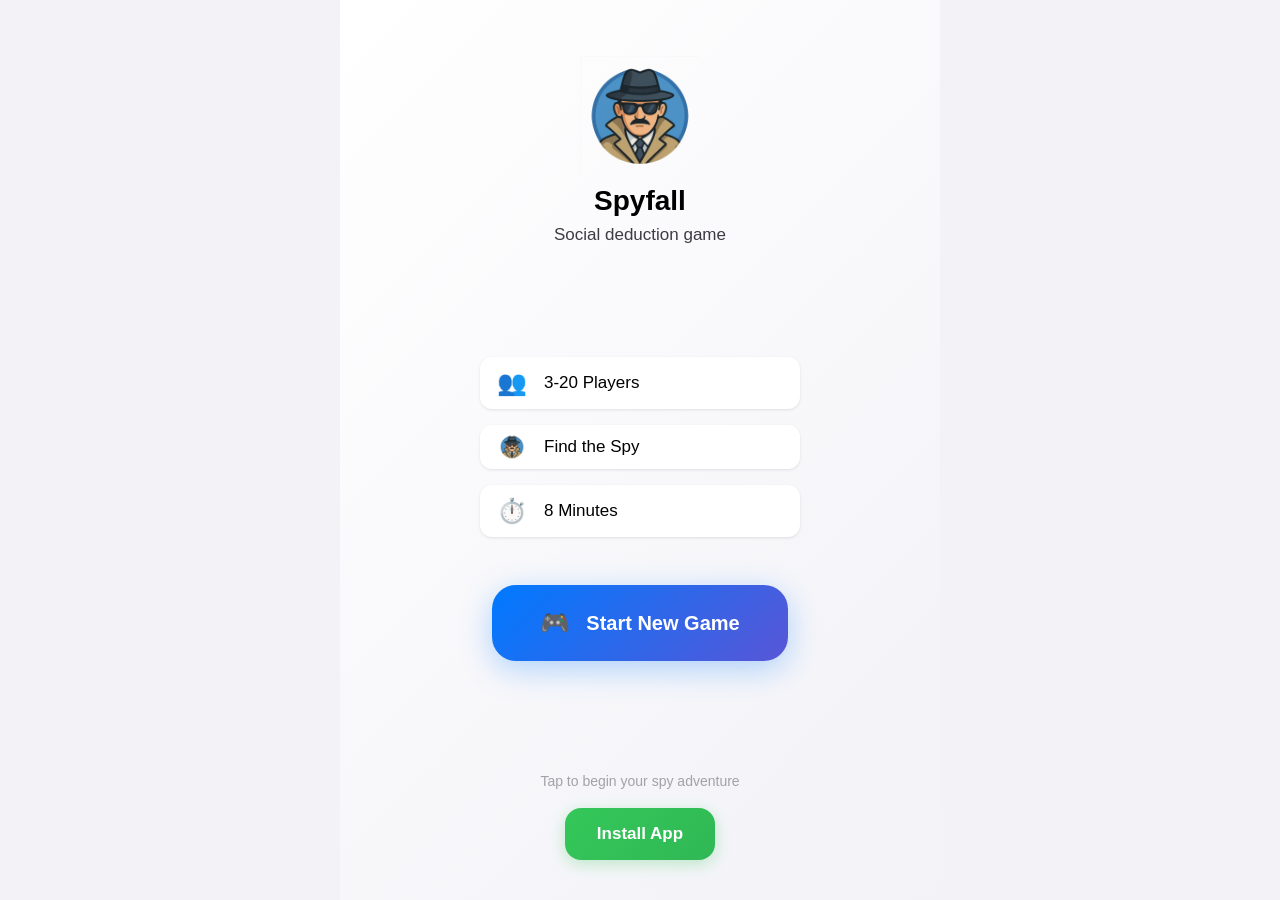
<file: index.html>
<!DOCTYPE html>
<html lang="en">
<head>
    <meta charset="UTF-8">
    <meta name="viewport" content="width=device-width, initial-scale=1.0">
    <title>Spyfall Game – Redirecting…</title>
    <link rel="canonical" href="https://spy-fall.github.io/game/">
    <meta http-equiv="refresh" content="0;url=/game/">
    <meta name="robots" content="noindex">
    <style>
        body { font-family: sans-serif; text-align: center; padding: 2rem; }
        a { color: #2563eb; }
    </style>
</head>
<body>
    <p>Redirecting to <a href="/game/">Spyfall Game</a>&hellip;</p>
    <script>location.replace('/game/');</script>
</body>
</html>
</file>
<file: styles.css>
/* Mobile-First Spyfall App Styles */

/* CSS Reset */
* {
    margin: 0;
    padding: 0;
    box-sizing: border-box;
}

:root {
    /* Mobile-First Colors - iOS/Android inspired */
    --primary-color: #007AFF;
    --primary-hover: #0056CC;
    --secondary-color: #5856D6;
    --success-color: #34C759;
    --warning-color: #FF9500;
    --danger-color: #FF3B30;
    --info-color: #5AC8FA;
    
    /* Text Colors - High contrast for mobile */
    --text-primary: #000000;
    --text-secondary: #3C3C43;
    --text-tertiary: #8E8E93;
    --text-light: #FFFFFF;
    
    /* Background Colors */
    --bg-primary: #FFFFFF;
    --bg-secondary: #F2F2F7;
    --bg-tertiary: #E5E5EA;
    --bg-overlay: rgba(0, 0, 0, 0.6);
    
    /* Border Colors */
    --border-color: #C6C6C8;
    --border-light: #E5E5EA;
    
    /* Mobile Spacing - Touch-friendly */
    --spacing-xs: 4px;
    --spacing-sm: 8px;
    --spacing-md: 16px;
    --spacing-lg: 24px;
    --spacing-xl: 32px;
    --spacing-2xl: 48px;
    
    /* Mobile Typography - Optimized for readability */
    --font-family: -apple-system, BlinkMacSystemFont, 'Segoe UI', Roboto, sans-serif;
    --font-size-xs: 12px;
    --font-size-sm: 14px;
    --font-size-base: 17px;    /* iOS standard body text */
    --font-size-lg: 20px;
    --font-size-xl: 24px;
    --font-size-2xl: 28px;
    --font-size-3xl: 34px;
    
    /* Mobile Border Radius */
    --border-radius: 12px;
    --border-radius-lg: 16px;
    --border-radius-xl: 24px;
    
    /* Mobile Shadows */
    --shadow-sm: 0 1px 3px rgba(0, 0, 0, 0.1);
    --shadow-md: 0 4px 12px rgba(0, 0, 0, 0.15);
    --shadow-lg: 0 8px 32px rgba(0, 0, 0, 0.1);
    
    /* Touch targets */
    --touch-target: 44px;     /* iOS minimum */
    --touch-target-lg: 56px;  /* Material Design */
    
    /* Safe areas */
    --safe-top: env(safe-area-inset-top);
    --safe-bottom: env(safe-area-inset-bottom);
    --safe-left: env(safe-area-inset-left);
    --safe-right: env(safe-area-inset-right);
}

/* Base Styles */
body {
    font-family: var(--font-family);
    font-size: var(--font-size-base);
    line-height: 1.5;
    color: var(--text-primary);
    background-color: var(--bg-secondary);
    overflow-x: hidden;
    -webkit-font-smoothing: antialiased;
    -moz-osx-font-smoothing: grayscale;
}

#app {
    min-height: 100vh;
    position: relative;
}

/* Screen Management */
.screen {
    display: none;
    min-height: 100vh;
    position: relative;
}

.screen.active {
    display: block;
}





/* Mobile Screen Layout */
.mobile-screen {
    min-height: 100vh;
    display: flex;
    flex-direction: column;
    background-color: var(--bg-secondary);
    padding-top: var(--safe-top);
    padding-bottom: var(--safe-bottom);
    padding-left: var(--safe-left);
    padding-right: var(--safe-right);
}

.screen-header {
    flex-shrink: 0;
    padding: var(--spacing-md);
    background-color: var(--bg-primary);
    border-bottom: 1px solid var(--border-light);
    display: flex;
    align-items: center;
    justify-content: space-between;
    min-height: var(--touch-target-lg);
}

.screen-content {
    flex: 1;
    padding: var(--spacing-md);
    overflow-y: auto;
    -webkit-overflow-scrolling: touch;
}

.screen-footer {
    flex-shrink: 0;
    padding: var(--spacing-md);
    background-color: var(--bg-primary);
    border-top: 1px solid var(--border-light);
    display: flex;
    flex-direction: column;
    gap: var(--spacing-sm);
}

/* Make footer invisible but keep button floating */
#setup-screen .screen-footer {
    background: transparent;
    border: none;
    padding: 0;
    height: 0;
    overflow: visible;
}

/* Add bottom padding for floating button space */
#setup-screen .screen-content {
    padding-bottom: 100px;
}

/* Make footer invisible on card reveal screen but keep button floating */
#card-reveal-screen .screen-footer {
    background: transparent;
    border: none;
    padding: 0;
    height: 0;
    overflow: visible;
}

/* Add bottom padding for floating button space */
#card-reveal-screen .screen-content {
    padding-bottom: 80px;
}

/* Screen Header Components */
.back-button {
    background: none;
    border: none;
    padding: var(--spacing-sm);
    border-radius: var(--border-radius);
    min-width: var(--touch-target);
    min-height: var(--touch-target);
    display: flex;
    align-items: center;
    justify-content: center;
    color: var(--primary-color);
    font-size: var(--font-size-xl);
    cursor: pointer;
    transition: background-color 0.2s ease;
}

.back-button:hover,
.back-button:active {
    background-color: var(--bg-secondary);
}

.screen-title {
    font-size: var(--font-size-xl);
    font-weight: 600;
    color: var(--text-primary);
    text-align: center;
    flex: 1;
}

.header-spacer {
    width: var(--touch-target);
}

/* Buttons - Mobile-first design */
.primary-button {
    background: var(--primary-color);
    color: var(--text-light);
    border: none;
    border-radius: var(--border-radius);
    min-height: var(--touch-target-lg);
    padding: 0 var(--spacing-lg);
    font-size: var(--font-size-base);
    font-weight: 600;
    display: flex;
    align-items: center;
    justify-content: space-between;
    cursor: pointer;
    transition: all 0.2s ease;
    box-shadow: var(--shadow-sm);
    width: 100%;
}

.primary-button:hover:not(:disabled) {
    background: var(--primary-hover);
    transform: translateY(-1px);
    box-shadow: var(--shadow-md);
}

.primary-button:active:not(:disabled) {
    transform: translateY(0);
    box-shadow: var(--shadow-sm);
}

.primary-button:disabled {
    background: var(--bg-tertiary);
    color: var(--text-tertiary);
    cursor: not-allowed;
}

/* Floating Action Button for Setup Screen */
#start-playing-btn {
    position: fixed;
    bottom: var(--spacing-lg);
    right: var(--spacing-lg);
    width: auto;
    min-width: 140px;
    max-width: 200px;
    height: 64px;
    border-radius: 32px;
    padding: 0 var(--spacing-lg);
    z-index: 1000;
    box-shadow: 0 8px 24px rgba(0, 122, 255, 0.3), 0 4px 8px rgba(0, 0, 0, 0.1);
    backdrop-filter: blur(10px);
    animation: fabPulse 2s ease-in-out infinite;
}

#start-playing-btn:hover:not(:disabled) {
    background: var(--primary-hover);
    transform: translateY(-2px) scale(1.02);
    box-shadow: 0 12px 32px rgba(0, 122, 255, 0.4), 0 6px 12px rgba(0, 0, 0, 0.15);
    animation: none;
}

#start-playing-btn:active:not(:disabled) {
    transform: translateY(-1px) scale(1.01);
    box-shadow: 0 6px 20px rgba(0, 122, 255, 0.35), 0 3px 8px rgba(0, 0, 0, 0.12);
}

#start-playing-btn:disabled {
    background: var(--bg-tertiary);
    color: var(--text-tertiary);
    box-shadow: 0 4px 12px rgba(0, 0, 0, 0.1);
    animation: none;
    transform: none;
}

#start-playing-btn .button-text {
    font-size: var(--font-size-sm);
    font-weight: 700;
    white-space: nowrap;
    overflow: hidden;
    text-overflow: ellipsis;
}

#start-playing-btn .button-icon {
    font-size: var(--font-size-lg);
    margin-left: var(--spacing-xs);
    flex-shrink: 0;
}

/* Floating Action Button for Card Reveal Screen */
#restart-setup-btn {
    position: fixed;
    bottom: var(--spacing-lg);
    left: var(--spacing-lg);
    width: auto;
    min-width: 120px;
    max-width: 180px;
    height: 56px;
    border-radius: 28px;
    padding: 0 var(--spacing-lg);
    z-index: 1000;
    background: var(--bg-primary);
    border: 2px solid var(--border-color);
    box-shadow: 0 6px 20px rgba(0, 0, 0, 0.15), 0 3px 8px rgba(0, 0, 0, 0.1);
    backdrop-filter: blur(10px);
    animation: fabSecondaryPulse 3s ease-in-out infinite;
}

#restart-setup-btn:hover {
    border-color: var(--primary-color);
    color: var(--primary-color);
    transform: translateY(-2px) scale(1.02);
    box-shadow: 0 10px 28px rgba(0, 122, 255, 0.2), 0 5px 12px rgba(0, 0, 0, 0.15);
    animation: none;
}

#restart-setup-btn:active {
    transform: translateY(-1px) scale(1.01);
    box-shadow: 0 5px 16px rgba(0, 122, 255, 0.15), 0 2px 6px rgba(0, 0, 0, 0.1);
}

#restart-setup-btn .button-text {
    font-size: var(--font-size-xs);
    font-weight: 600;
    white-space: nowrap;
    overflow: hidden;
    text-overflow: ellipsis;
}

#restart-setup-btn .button-icon {
    font-size: var(--font-size-base);
    margin-left: var(--spacing-xs);
    flex-shrink: 0;
}

.secondary-button {
    background: var(--bg-primary);
    color: var(--text-secondary);
    border: 2px solid var(--border-color);
    border-radius: var(--border-radius);
    min-height: var(--touch-target);
    padding: 0 var(--spacing-lg);
    font-size: var(--font-size-sm);
    font-weight: 500;
    display: flex;
    align-items: center;
    justify-content: space-between;
    cursor: pointer;
    transition: all 0.2s ease;
    width: 100%;
}

.secondary-button:hover {
    border-color: var(--primary-color);
    color: var(--primary-color);
}

.control-button {
    background: var(--bg-primary);
    border: 2px solid var(--border-color);
    border-radius: 50%;
    width: var(--touch-target);
    height: var(--touch-target);
    display: flex;
    align-items: center;
    justify-content: center;
    font-size: var(--font-size-lg);
    cursor: pointer;
    transition: all 0.2s ease;
}

.control-button:hover {
    border-color: var(--primary-color);
    background: var(--primary-color);
    color: var(--text-light);
}

.button-text {
    flex: 1;
    text-align: left;
}

.button-icon {
    font-size: var(--font-size-lg);
    margin-left: var(--spacing-sm);
}

/* Home Screen - Compact Design */
.home-container {
    min-height: 100vh;
    max-height: 100vh;
    display: flex;
    flex-direction: column;
    justify-content: space-between;
    padding: var(--spacing-lg) var(--spacing-md);
    background: linear-gradient(135deg, var(--bg-primary) 0%, var(--bg-secondary) 100%);
}

.home-header {
    text-align: center;
    padding-top: var(--spacing-xl);
    display: flex;
    flex-direction: column;
    align-items: center;
    justify-content: center;
}

.app-icon {
    font-size: 64px;
    margin-bottom: var(--spacing-sm);
    display: flex;
    justify-content: center;
    align-items: center;
}

.app-icon img {
    width: 120px;
    height: 120px;
    display: block;
    margin: 0 auto;
}

.app-title {
    font-size: var(--font-size-2xl);
    font-weight: 700;
    color: var(--text-primary);
    margin-bottom: var(--spacing-xs);
    line-height: 1.2;
}

.app-subtitle {
    font-size: var(--font-size-base);
    color: var(--text-secondary);
    margin: 0;
}

.home-center {
    display: flex;
    flex-direction: column;
    align-items: center;
    justify-content: center;
    flex: 1;
    gap: var(--spacing-2xl);
}

.features-compact {
    display: flex;
    flex-direction: column;
    gap: var(--spacing-md);
    width: 100%;
    max-width: 280px;
}

.feature-item {
    display: flex;
    align-items: center;
    gap: var(--spacing-md);
    padding: var(--spacing-sm) var(--spacing-md);
    background: var(--bg-primary);
    border-radius: var(--border-radius);
    box-shadow: var(--shadow-sm);
}

.feature-item:hover {
    transform: translateY(-2px);
}

.feature-icon {
    font-size: 24px;
    width: 32px;
    text-align: center;
    display: flex;
    justify-content: center;
    align-items: center;
}

.feature-icon img {
    width: 28px;
    height: 28px;
    display: inline-block;
}

.feature-text {
    font-size: var(--font-size-base);
    font-weight: 500;
    color: var(--text-primary);
}

.home-start-button {
    background: linear-gradient(135deg, var(--primary-color), var(--secondary-color));
    color: var(--text-light);
    border: none;
    border-radius: var(--border-radius-xl);
    padding: var(--spacing-lg) var(--spacing-2xl);
    font-size: var(--font-size-lg);
    font-weight: 600;
    display: flex;
    align-items: center;
    gap: var(--spacing-md);
    cursor: pointer;
    transition: all 0.3s ease;
    box-shadow: 0 8px 32px rgba(0, 122, 255, 0.3);
    min-height: var(--touch-target-lg);
}

.home-start-button:hover {
    transform: translateY(-2px);
    box-shadow: 0 12px 40px rgba(0, 122, 255, 0.4);
}

.home-start-button:active {
    transform: translateY(0);
}

.start-icon {
    font-size: var(--font-size-xl);
}

.start-text {
    font-size: var(--font-size-lg);
}

/* iOS Install Button */
.ios-install-button {
    background: linear-gradient(135deg, #34C759, #30B855);
    color: var(--text-light);
    border: none;
    border-radius: var(--border-radius-lg);
    padding: var(--spacing-md) var(--spacing-xl);
    font-size: var(--font-size-base);
    font-weight: 600;
    display: flex;
    align-items: center;
    justify-content: center;
    cursor: pointer;
    transition: all 0.3s ease;
    box-shadow: 0 4px 16px rgba(52, 199, 89, 0.3);
    min-height: var(--touch-target);
    margin: var(--spacing-md) auto 0;
    width: auto;
    max-width: 200px;
}

.ios-install-button:hover {
    transform: translateY(-1px);
    box-shadow: 0 6px 20px rgba(52, 199, 89, 0.4);
}

.ios-install-button:active {
    transform: translateY(0);
}

.install-text {
    font-size: var(--font-size-base);
}

.home-footer {
    text-align: center;
    padding-bottom: var(--spacing-md);
}

.version-text {
    font-size: var(--font-size-sm);
    color: var(--text-tertiary);
    margin: 0;
    opacity: 0.8;
}

/* Setup Screen - Compact Design */
.setup-card {
    background: var(--bg-primary);
    border-radius: var(--border-radius-lg);
    margin-bottom: var(--spacing-md);
    box-shadow: var(--shadow-sm);
}

.card-header {
    padding: var(--spacing-md) var(--spacing-lg);
    border-bottom: 1px solid var(--border-light);
    display: flex;
    align-items: center;
    justify-content: space-between;
    min-height: auto;
}

.card-title {
    display: flex;
    align-items: center;
    gap: var(--spacing-xs);
}

.card-icon {
    font-size: var(--font-size-base);
    opacity: 0.8;
    display: flex;
    justify-content: center;
    align-items: center;
    margin-bottom: var(--spacing-md);
}

.card-icon img {
    width: 48px;
    height: 48px;
    opacity: 0.8;
    display: block;
}

.card-title h2 {
    font-size: var(--font-size-base);
    font-weight: 700;
    color: var(--text-primary);
    margin: 0;
    line-height: 1.2;
    letter-spacing: -0.01em;
}

.card-status {
    display: flex;
    align-items: center;
    gap: var(--spacing-xs);
}

.count-badge {
    background: var(--primary-color);
    color: var(--text-light);
    padding: 2px var(--spacing-xs);
    border-radius: 12px;
    font-size: var(--font-size-xs);
    font-weight: 600;
    min-width: 20px;
    text-align: center;
}

.count-label {
    font-size: var(--font-size-xs);
    color: var(--text-tertiary);
    font-weight: 500;
}

.card-content {
    padding: var(--spacing-md) var(--spacing-lg);
}

/* Language Selector */
.language-selector {
    display: flex;
    gap: var(--spacing-md);
    flex-wrap: wrap;
}

.language-option {
    display: flex;
    align-items: center;
    gap: var(--spacing-xs);
    cursor: pointer;
    padding: var(--spacing-sm) var(--spacing-md);
    border: 2px solid var(--border-color);
    border-radius: var(--border-radius-lg);
    transition: all 0.3s ease;
    background: var(--bg-primary);
    flex: 1;
    min-width: 120px;
    justify-content: center;
}

.language-option:hover {
    border-color: var(--primary-color);
    transform: translateY(-1px);
}

.language-option input[type="radio"] {
    display: none;
}

.language-option input[type="radio"]:checked + .language-label {
    color: var(--primary-color);
    font-weight: 600;
}

.language-option:has(input[type="radio"]:checked) {
    border-color: var(--primary-color);
    background: var(--primary-color-light);
}

.language-label {
    font-size: var(--font-size-base);
    font-weight: 500;
    color: var(--text-primary);
    transition: color 0.3s ease;
    text-align: center;
}

/* Input Components - Integrated Design */
.player-input-container {
    position: relative;
    margin-bottom: var(--spacing-md);
}

.player-input-container:focus-within {
    transform: translateY(-1px);
}

.player-input {
    width: 100%;
    border: 1px solid var(--border-color);
    border-radius: var(--border-radius-lg);
    padding: var(--spacing-md) 50px var(--spacing-md) var(--spacing-md);
    font-size: var(--font-size-base);
    background: var(--bg-primary);
    min-height: 48px;
    transition: all 0.3s ease;
    color: #000000;
    font-family: inherit;
}

.player-input::placeholder {
    color: var(--text-tertiary);
    opacity: 0.7;
}

.player-input:focus {
    outline: none;
    border-color: var(--primary-color);
    box-shadow: 0 0 0 3px rgba(0, 122, 255, 0.1);
    transform: translateY(-1px);
    background: #fafbff;
}

.player-input:hover:not(:focus) {
    border-color: var(--text-secondary);
    background: var(--bg-secondary);
}

.player-input:not(:placeholder-shown) {
    border-color: var(--text-primary);
}

.input-add-button {
    position: absolute;
    right: 4px;
    top: 50%;
    transform: translateY(-50%);
    background: var(--primary-color);
    color: var(--text-light);
    border: none;
    border-radius: var(--border-radius);
    width: 40px;
    height: 40px;
    display: flex;
    align-items: center;
    justify-content: center;
    cursor: pointer;
    transition: all 0.2s ease;
    opacity: 0.8;
}

.input-add-button:disabled {
    background: var(--bg-tertiary);
    color: var(--text-tertiary);
    cursor: not-allowed;
    opacity: 0.5;
    transform: translateY(-50%) scale(0.9);
}

.input-add-button:hover {
    background: var(--primary-hover);
    opacity: 1;
    transform: translateY(-50%) scale(1.05);
}

.input-add-button:active {
    transform: translateY(-50%) scale(0.95);
}

.player-input:focus + .input-add-button {
    opacity: 1;
    background: var(--primary-color);
}

.input-add-button svg {
    stroke-width: 2.5;
}

/* Enhanced mobile experience */
@media (max-width: 480px) {
    .player-input {
        font-size: 16px; /* Prevents zoom on iOS */
        padding-right: 52px;
    }
    
    .input-add-button {
        width: 44px;
        height: 44px;
        right: 2px;
    }
    
    /* Setup card responsive adjustments */
    .setup-card {
        margin-bottom: var(--spacing-sm);
    }
    
    .card-header {
        padding: var(--spacing-sm) var(--spacing-md);
    }
    
    .card-content {
        padding: var(--spacing-sm) var(--spacing-md);
    }
    
    .category-item {
        padding: var(--spacing-sm);
        min-height: auto;
    }
    
    .category-emoji {
        font-size: var(--font-size-lg);
    }
    
    .category-details h4 {
        font-size: var(--font-size-sm);
    }
    
    .category-details p {
        font-size: 11px;
    }
    
    .category-toggle {
        width: 20px;
        height: 20px;
        flex-shrink: 0;
    }
    
    /* Card reveal optimization for small screens */
    .mobile-card-grid {
        display: grid;
        grid-template-columns: repeat(auto-fit, minmax(130px, 1fr));
        gap: var(--spacing-md);
        padding: var(--spacing-md);
        contain: layout style;
        isolation: isolate;
        transform-style: preserve-3d;
    }
    
    .reveal-card {
        background: var(--bg-primary);
        border: 2px solid var(--border-color);
        border-radius: var(--border-radius-lg);
        padding: var(--spacing-lg);
        text-align: center;
        cursor: pointer;
        transition: all 0.3s cubic-bezier(0.34, 1.56, 0.64, 1);
        min-height: 140px;
        display: flex;
        flex-direction: column;
        align-items: center;
        justify-content: center;
        box-shadow: var(--shadow-sm);
        position: relative;
        z-index: 1;
        contain: layout style;
        transform-origin: center center;
        transform-style: preserve-3d;
        isolation: isolate;
    }
    
    .reveal-card:hover:not(.disabled):not(.revealed) {
        transform: translateY(-2px);
        box-shadow: var(--shadow-md);
    }
    
    .reveal-card.revealed {
        transform: scale(1.1);
        transform-origin: center center;
        transform-box: fill-box;
        box-shadow: var(--shadow-lg);
        z-index: 10;
        animation: cardReveal 0.4s cubic-bezier(0.34, 1.56, 0.64, 1);
        position: relative;
        will-change: transform;
        backface-visibility: hidden;
        margin: -7px;
    }
    
    .reveal-card.disabled {
        background: var(--bg-tertiary);
        color: var(--text-tertiary);
        cursor: not-allowed;
        opacity: 0.6;
    }
    
    .reveal-card.spy {
        background: linear-gradient(135deg, #FF3B30, #FF9500);
        color: var(--text-light);
        border-color: #FF3B30;
    }
    
    .reveal-card.civilian {
        background: linear-gradient(135deg, var(--primary-color), var(--secondary-color));
        color: var(--text-light);
        border-color: var(--primary-color);
    }
    
    .reveal-card.finished {
        background: linear-gradient(135deg, var(--success-color), #22C55E);
        color: var(--text-light);
        border-color: var(--success-color);
        transition: none;
    }
    
    .card-icon {
        font-size: 32px;
        margin-bottom: var(--spacing-sm);
    }
    
    .card-title {
        font-size: var(--font-size-lg);
        font-weight: 600;
        margin-bottom: var(--spacing-xs);
    }
    
    .card-subtitle {
        font-size: var(--font-size-sm);
        opacity: 0.9;
    }
    
    /* Floating start button responsive */
    #start-playing-btn {
        bottom: var(--spacing-md);
        right: var(--spacing-md);
        min-width: 120px;
        height: 56px;
        border-radius: 28px;
        padding: 0 var(--spacing-md);
    }
    
    #start-playing-btn .button-text {
        font-size: var(--font-size-xs);
    }
    
    #start-playing-btn .button-icon {
        font-size: var(--font-size-base);
    }
    
    /* Floating restart button responsive */
    #restart-setup-btn {
        bottom: var(--spacing-md);
        left: var(--spacing-md);
        min-width: 100px;
        height: 48px;
        border-radius: 24px;
        padding: 0 var(--spacing-md);
    }
    
    #restart-setup-btn .button-text {
        font-size: var(--font-size-xs);
    }
    
    #restart-setup-btn .button-icon {
        font-size: var(--font-size-sm);
    }
}

/* Extra small screens optimization (iPhone SE, etc.) */
@media (max-width: 360px) {
    /* Setup card extra compact adjustments */
    .card-header {
        padding: var(--spacing-xs) var(--spacing-sm);
    }
    
    .card-content {
        padding: var(--spacing-xs) var(--spacing-sm);
    }
    
    .category-item {
        padding: var(--spacing-xs) var(--spacing-sm);
        gap: var(--spacing-xs);
    }
    
    .category-info {
        gap: var(--spacing-xs);
        min-width: 0;
        flex: 1;
    }
    
    .category-emoji {
        font-size: var(--font-size-base);
        flex-shrink: 0;
    }
    
    .category-details {
        min-width: 0;
        overflow: hidden;
    }
    
    .category-details h4 {
        font-size: var(--font-size-xs);
        white-space: nowrap;
        overflow: hidden;
        text-overflow: ellipsis;
    }
    
    .category-details p {
        font-size: 10px;
        white-space: nowrap;
        overflow: hidden;
        text-overflow: ellipsis;
    }
    
    .category-toggle {
        width: 18px;
        height: 18px;
        border-width: 1px;
        flex-shrink: 0;
    }
    
    .mobile-card-grid {
        grid-template-columns: repeat(2, 1fr);
        gap: var(--spacing-xs);
    }
    
    .reveal-card {
        padding: var(--spacing-sm);
        min-height: 100px;
    }
    
    .card-icon {
        font-size: 28px;
        margin-bottom: var(--spacing-xs);
    }
    
    /* Extra small floating button */
    #start-playing-btn {
        bottom: var(--spacing-sm);
        right: var(--spacing-sm);
        min-width: 100px;
        height: 52px;
        border-radius: 26px;
        padding: 0 var(--spacing-sm);
    }
    
    #start-playing-btn .button-text {
        font-size: 11px;
    }
    
    #start-playing-btn .button-icon {
        font-size: var(--font-size-sm);
        margin-left: 4px;
    }
    
    /* Extra small floating restart button */
    #restart-setup-btn {
        bottom: var(--spacing-sm);
        left: var(--spacing-sm);
        min-width: 90px;
        height: 44px;
        border-radius: 22px;
        padding: 0 var(--spacing-sm);
    }
    
    #restart-setup-btn .button-text {
        font-size: 11px;
    }
    
    #restart-setup-btn .button-icon {
        font-size: var(--font-size-xs);
        margin-left: 4px;
    }
}

/* Ultra small screens (iPhone 5/SE 1st gen, etc.) */
@media (max-width: 320px) {
    .setup-card {
        margin-bottom: 8px;
    }
    
    .card-header {
        padding: 8px 12px;
    }
    
    .card-content {
        padding: 8px 12px;
    }
    
    .category-item {
        padding: 8px 10px;
        gap: 6px;
    }
    
    .category-info {
        gap: 6px;
    }
    
    .category-emoji {
        font-size: 14px;
    }
    
    .category-details h4 {
        font-size: 11px;
        line-height: 1.2;
    }
    
    .category-details p {
        font-size: 9px;
        line-height: 1.1;
    }
    
    .category-toggle {
        width: 16px;
        height: 16px;
    }
    
    /* Ultra small floating button */
    #start-playing-btn {
        bottom: 12px;
        right: 12px;
        min-width: 90px;
        height: 48px;
        border-radius: 24px;
        padding: 0 12px;
    }
    
    #start-playing-btn .button-text {
        font-size: 10px;
        font-weight: 600;
    }
    
    #start-playing-btn .button-icon {
        font-size: 12px;
        margin-left: 3px;
    }
    
    /* Ultra small floating restart button */
    #restart-setup-btn {
        bottom: 12px;
        left: 12px;
        min-width: 80px;
        height: 40px;
        border-radius: 20px;
        padding: 0 10px;
    }
    
    #restart-setup-btn .button-text {
        font-size: 10px;
        font-weight: 600;
    }
    
    #restart-setup-btn .button-icon {
        font-size: 11px;
        margin-left: 3px;
    }
}

/* Button animation for better feedback */
@keyframes buttonPulse {
    0% { transform: translateY(-50%) scale(1); }
    50% { transform: translateY(-50%) scale(1.1); }
    100% { transform: translateY(-50%) scale(1); }
}

.input-add-button.pulse {
    animation: buttonPulse 0.3s ease;
}

/* Floating Action Button Animation */
@keyframes fabPulse {
    0% { 
        box-shadow: 0 8px 24px rgba(0, 122, 255, 0.3), 0 4px 8px rgba(0, 0, 0, 0.1);
        transform: scale(1);
    }
    50% { 
        box-shadow: 0 8px 28px rgba(0, 122, 255, 0.4), 0 4px 12px rgba(0, 0, 0, 0.15);
        transform: scale(1.02);
    }
    100% { 
        box-shadow: 0 8px 24px rgba(0, 122, 255, 0.3), 0 4px 8px rgba(0, 0, 0, 0.1);
        transform: scale(1);
    }
}

/* Secondary Floating Action Button Animation */
@keyframes fabSecondaryPulse {
    0% { 
        box-shadow: 0 6px 20px rgba(0, 0, 0, 0.15), 0 3px 8px rgba(0, 0, 0, 0.1);
        transform: scale(1);
    }
    50% { 
        box-shadow: 0 8px 24px rgba(0, 0, 0, 0.2), 0 4px 10px rgba(0, 0, 0, 0.15);
        transform: scale(1.02);
    }
    100% { 
        box-shadow: 0 6px 20px rgba(0, 0, 0, 0.15), 0 3px 8px rgba(0, 0, 0, 0.1);
        transform: scale(1);
    }
}

/* Players List */
.players-list-container {
    min-height: 120px;
}

.mobile-players-list {
    display: flex;
    flex-direction: column;
    gap: var(--spacing-xs);
}

.player-item {
    background: var(--bg-primary);
    border: 1px solid var(--border-light);
    border-radius: var(--border-radius);
    padding: var(--spacing-sm) var(--spacing-md);
    display: flex;
    align-items: center;
    justify-content: space-between;
    min-height: 40px;
}

.player-info {
    display: flex;
    align-items: center;
    gap: var(--spacing-sm);
    flex: 1;
}

.player-number {
    background: var(--text-tertiary);
    color: var(--text-light);
    width: 20px;
    height: 20px;
    border-radius: 50%;
    display: flex;
    align-items: center;
    justify-content: center;
    font-size: 11px;
    font-weight: 600;
}

.player-name {
    font-size: var(--font-size-sm);
    font-weight: 500;
    color: var(--text-primary);
}

.remove-button {
    background: none;
    color: var(--text-tertiary);
    border: none;
    border-radius: var(--border-radius);
    width: 24px;
    height: 24px;
    display: flex;
    align-items: center;
    justify-content: center;
    cursor: pointer;
    transition: all 0.2s ease;
    opacity: 0.7;
}

.remove-button:hover {
    background: var(--danger-color);
    color: var(--text-light);
    opacity: 1;
}

.remove-button svg {
    width: 12px;
    height: 12px;
    stroke-width: 2.5;
}

/* Categories List */
.mobile-categories-list {
    display: grid;
    grid-template-columns: 1fr;
    gap: var(--spacing-sm);
}

.category-item {
    background: var(--bg-secondary);
    border: 2px solid var(--border-light);
    border-radius: var(--border-radius);
    padding: var(--spacing-md);
    display: flex;
    align-items: center;
    justify-content: space-between;
    cursor: pointer;
    transition: all 0.2s ease;
    min-height: var(--touch-target);
}

.category-item.selected {
    border-color: var(--primary-color);
    background: rgba(0, 122, 255, 0.1);
}

.category-info {
    display: flex;
    align-items: center;
    gap: var(--spacing-sm);
    flex: 1;
    min-width: 0;
}

.category-emoji {
    font-size: var(--font-size-xl);
    flex-shrink: 0;
}

.category-details {
    flex: 1;
    min-width: 0;
}

.category-details h4 {
    font-size: var(--font-size-base);
    font-weight: 600;
    color: var(--text-primary);
    margin-bottom: 2px;
}

.category-details p {
    font-size: var(--font-size-xs);
    color: var(--text-tertiary);
}

.category-toggle {
    width: 24px;
    height: 24px;
    border: 2px solid var(--border-color);
    border-radius: 50%;
    display: flex;
    align-items: center;
    justify-content: center;
    transition: all 0.2s ease;
}

.category-item.selected .category-toggle {
    background: var(--primary-color);
    border-color: var(--primary-color);
    color: var(--text-light);
}

/* Empty States */
.empty-state {
    text-align: center;
    padding: var(--spacing-lg);
    color: var(--text-tertiary);
    background: var(--bg-secondary);
    border-radius: var(--border-radius);
    margin-top: var(--spacing-sm);
}

.empty-icon {
    font-size: 32px;
    margin-bottom: var(--spacing-sm);
    opacity: 0.6;
}

.empty-state p {
    font-size: var(--font-size-sm);
    margin: 0;
}

/* Game Info */
.game-info-card {
    background: var(--bg-primary);
    border-radius: var(--border-radius-lg);
    padding: var(--spacing-lg);
    box-shadow: var(--shadow-sm);
}

.info-row {
    display: flex;
    justify-content: space-between;
    align-items: center;
    padding: var(--spacing-sm) 0;
}

.info-row:not(:last-child) {
    border-bottom: 1px solid var(--border-light);
}

.info-label {
    font-size: var(--font-size-base);
    color: var(--text-secondary);
    font-weight: 500;
}

.info-value {
    font-size: var(--font-size-base);
    color: var(--text-primary);
    font-weight: 600;
}

/* Card Reveal Screen */
.reveal-instructions {
    margin-bottom: var(--spacing-2xl);
}

.progress-card {
    background: var(--bg-primary);
    border-radius: var(--border-radius-lg);
    padding: var(--spacing-lg);
    box-shadow: var(--shadow-sm);
}

.progress-info {
    text-align: center;
    margin-bottom: var(--spacing-md);
}

.progress-text {
    font-size: var(--font-size-lg);
    font-weight: 600;
    color: var(--text-primary);
}

.progress-bar-container {
    width: 100%;
}

.progress-bar {
    width: 100%;
    height: 8px;
    background: var(--bg-secondary);
    border-radius: 4px;
    overflow: hidden;
}

.progress-bar-fill {
    height: 100%;
    background: linear-gradient(90deg, var(--primary-color), var(--success-color));
    border-radius: 4px;
    transition: width 0.3s ease;
    width: 0%;
}

.progress-instructions {
    text-align: center;
    margin-top: var(--spacing-md);
    padding-top: var(--spacing-md);
    border-top: 1px solid var(--border-light);
}

.progress-instructions p {
    font-size: var(--font-size-base);
    color: var(--text-secondary);
    margin: 0;
    opacity: 0.8;
}

/* Cards Grid */
.cards-container {
    margin-top: var(--spacing-lg);
}

.mobile-card-grid {
    display: grid;
    grid-template-columns: repeat(auto-fit, minmax(130px, 1fr));
    gap: var(--spacing-md);
    padding: var(--spacing-md);
    contain: layout style;
    isolation: isolate;
    transform-style: preserve-3d;
}

.reveal-card {
    background: var(--bg-primary);
    border: 2px solid var(--border-color);
    border-radius: var(--border-radius-lg);
    padding: var(--spacing-lg);
    text-align: center;
    cursor: pointer;
    transition: all 0.3s cubic-bezier(0.34, 1.56, 0.64, 1);
    min-height: 140px;
    display: flex;
    flex-direction: column;
    align-items: center;
    justify-content: center;
    box-shadow: var(--shadow-sm);
    position: relative;
    z-index: 1;
    contain: layout style;
    transform-origin: center center;
    transform-style: preserve-3d;
    isolation: isolate;
}

.reveal-card:hover:not(.disabled):not(.revealed) {
    transform: translateY(-2px);
    box-shadow: var(--shadow-md);
}

.reveal-card.revealed {
    transform: scale(1.1);
    transform-origin: center center;
    transform-box: fill-box;
    box-shadow: var(--shadow-lg);
    z-index: 10;
    animation: cardReveal 0.4s cubic-bezier(0.34, 1.56, 0.64, 1);
    position: relative;
    will-change: transform;
    backface-visibility: hidden;
    margin: -7px;
}

.reveal-card.disabled {
    background: var(--bg-tertiary);
    color: var(--text-tertiary);
    cursor: not-allowed;
    opacity: 0.6;
}

.reveal-card.spy {
    background: linear-gradient(135deg, #FF3B30, #FF9500);
    color: var(--text-light);
    border-color: #FF3B30;
}

.reveal-card.civilian {
    background: linear-gradient(135deg, var(--primary-color), var(--secondary-color));
    color: var(--text-light);
    border-color: var(--primary-color);
}

.reveal-card.finished {
    background: linear-gradient(135deg, var(--success-color), #22C55E);
    color: var(--text-light);
    border-color: var(--success-color);
    transition: none;
}

@keyframes cardReveal {
    0% {
        transform: scale(1) rotateY(0deg);
        transform-origin: center center;
    }
    50% {
        transform: scale(1.05) rotateY(5deg);
        transform-origin: center center;
    }
    100% {
        transform: scale(1.1) rotateY(0deg);
        transform-origin: center center;
    }
}

@keyframes cardReset {
    0% {
        transform: scale(1.1);
    }
    60% {
        transform: scale(0.95);
    }
    100% {
        transform: scale(1);
    }
}

.card-icon {
    font-size: 32px;
    margin-bottom: var(--spacing-sm);
}

.card-title {
    font-size: var(--font-size-lg);
    font-weight: 600;
    margin-bottom: var(--spacing-xs);
}

.card-subtitle {
    font-size: var(--font-size-sm);
    opacity: 0.9;
}

/* Premium Gameplay Screen */

/* Compact Premium Game Header */
.timer-header {
    display: flex;
    flex-direction: column;
    align-items: center;
    gap: var(--spacing-md);
    width: 100%;
    background: linear-gradient(135deg, rgba(255, 255, 255, 0.95), rgba(255, 255, 255, 0.85));
    backdrop-filter: blur(20px);
    border-radius: var(--border-radius-xl);
    padding: var(--spacing-md) var(--spacing-lg);
    margin-bottom: var(--spacing-lg);
    box-shadow: 0 12px 48px rgba(0, 0, 0, 0.08), 0 4px 16px rgba(0, 0, 0, 0.06);
    border: 1px solid rgba(255, 255, 255, 0.3);
    animation: floatGentle 6s ease-in-out infinite;
    position: relative;
    overflow: hidden;
    transition: all 0.3s ease;
    cursor: default;
    min-height: 60px;
}

.timer-header:hover {
    box-shadow: 0 16px 64px rgba(0, 0, 0, 0.12), 0 8px 32px rgba(59, 130, 246, 0.08);
    border-color: rgba(59, 130, 246, 0.2);
}

.timer-header::before {
    content: '';
    position: absolute;
    top: 0;
    left: 0;
    right: 0;
    height: 1px;
    background: linear-gradient(90deg, transparent, rgba(255, 255, 255, 0.6), transparent);
}

@keyframes floatGentle {
    0%, 100% {
        transform: translateY(0px);
    }
    50% {
        transform: translateY(-2px);
    }
}

/* Compact Timer Display */
.timer-display {
    display: flex;
    align-items: center;
    gap: var(--spacing-sm);
    position: relative;
    order: 1;
}

.timer-text {
    font-size: var(--font-size-xl);
    font-weight: 800;
    background: linear-gradient(135deg, #1e293b, #0f172a);
    -webkit-background-clip: text;
    -webkit-text-fill-color: transparent;
    background-clip: text;
    font-variant-numeric: tabular-nums;
    text-shadow: 0 2px 4px rgba(0, 0, 0, 0.1);
    line-height: 1;
}

.timer-label {
    font-size: var(--font-size-xs);
    color: var(--text-secondary);
    font-weight: 600;
    text-transform: uppercase;
    letter-spacing: 0.5px;
    opacity: 0.8;
}

/* Inline Stats Display */
.stats-row {
    display: flex;
    align-items: center;
    gap: var(--spacing-md);
    background: linear-gradient(135deg, rgba(59, 130, 246, 0.05), rgba(139, 92, 246, 0.03));
    border-radius: var(--border-radius-lg);
    padding: var(--spacing-sm) var(--spacing-md);
    border: 1px solid rgba(59, 130, 246, 0.1);
    position: relative;
    overflow: hidden;
    order: 2;
}

.stats-row::before {
    content: '';
    position: absolute;
    top: 0;
    left: 0;
    right: 0;
    height: 1px;
    background: linear-gradient(90deg, transparent, rgba(59, 130, 246, 0.2), transparent);
}

.stat-item {
    display: flex;
    align-items: center;
    gap: var(--spacing-xs);
    position: relative;
    padding: var(--spacing-xs);
    border-radius: var(--border-radius);
    transition: all 0.2s ease;
    cursor: default;
}

.stat-item:hover {
    background: rgba(59, 130, 246, 0.08);
    transform: scale(1.05);
}

.stat-value {
    font-size: var(--font-size-lg);
    font-weight: 700;
    background: linear-gradient(135deg, #0f172a, #334155);
    -webkit-background-clip: text;
    -webkit-text-fill-color: transparent;
    background-clip: text;
    line-height: 1;
}

.stat-label {
    font-size: var(--font-size-xs);
    color: var(--text-secondary);
    font-weight: 500;
    text-transform: uppercase;
    letter-spacing: 0.5px;
    opacity: 0.7;
}

.stat-divider {
    width: 1px;
    height: 20px;
    background: rgba(148, 163, 184, 0.3);
}

/* UX-Optimized Control Buttons */
.timer-controls {
    display: flex;
    gap: var(--spacing-md);
    align-items: center;
    padding: var(--spacing-xs);
    background: linear-gradient(135deg, rgba(255, 255, 255, 0.08), rgba(255, 255, 255, 0.04));
    border-radius: var(--border-radius-xl);
    border: 1px solid rgba(255, 255, 255, 0.12);
    backdrop-filter: blur(10px);
    box-shadow: inset 0 1px 0 rgba(255, 255, 255, 0.1);
    transition: all 0.3s ease;
    flex-shrink: 0;
    order: 3;
}

.timer-controls:hover {
    background: linear-gradient(135deg, rgba(255, 255, 255, 0.12), rgba(255, 255, 255, 0.08));
    border-color: rgba(255, 255, 255, 0.18);
    box-shadow: inset 0 1px 0 rgba(255, 255, 255, 0.15), 
                0 2px 8px rgba(0, 0, 0, 0.05);
}

.modern-control-btn {
    min-width: 88px;
    height: 44px;
    padding: 0 var(--spacing-md);
    border: none;
    border-radius: var(--border-radius-lg);
    cursor: pointer;
    transition: all 0.2s cubic-bezier(0.4, 0, 0.2, 1);
    display: flex;
    align-items: center;
    justify-content: center;
    gap: var(--spacing-xs);
    position: relative;
    overflow: hidden;
    box-shadow: 0 2px 8px rgba(0, 0, 0, 0.08);
    font-weight: 600;
}

/* Start Button - Green for starting the game */
.start-btn {
    background: linear-gradient(135deg, #10b981, #059669);
    color: white;
    border: 1px solid rgba(255, 255, 255, 0.2);
}

.start-btn:hover {
    background: linear-gradient(135deg, #059669, #047857);
    transform: translateY(-2px);
    box-shadow: 0 4px 16px rgba(16, 185, 129, 0.3);
}

.start-btn:active {
    transform: translateY(0);
    box-shadow: 0 2px 8px rgba(16, 185, 129, 0.4);
}

/* Pause Button - High visibility for critical action */
.pause-btn {
    background: linear-gradient(135deg, #ef4444, #dc2626);
    color: white;
    border: 1px solid rgba(255, 255, 255, 0.2);
}

.pause-btn:hover {
    background: linear-gradient(135deg, #dc2626, #b91c1c);
    transform: translateY(-2px);
    box-shadow: 0 4px 16px rgba(239, 68, 68, 0.3);
}

.pause-btn:active {
    transform: translateY(0);
    box-shadow: 0 2px 8px rgba(239, 68, 68, 0.4);
}

/* Resume Button - Blue for resuming the game */
.resume-btn {
    background: linear-gradient(135deg, #3b82f6, #2563eb);
    color: white;
    border: 1px solid rgba(255, 255, 255, 0.2);
}

.resume-btn:hover {
    background: linear-gradient(135deg, #2563eb, #1d4ed8);
    transform: translateY(-2px);
    box-shadow: 0 4px 16px rgba(59, 130, 246, 0.3);
}

.resume-btn:active {
    transform: translateY(0);
    box-shadow: 0 2px 8px rgba(59, 130, 246, 0.4);
}

/* Restart Button - Light gray style */
.restart-btn {
    background: linear-gradient(135deg, #9ca3af, #6b7280);
    color: white;
    border: 1px solid rgba(255, 255, 255, 0.2);
}

.restart-btn:hover {
    background: linear-gradient(135deg, #6b7280, #4b5563);
    transform: translateY(-2px);
    box-shadow: 0 4px 16px rgba(107, 114, 128, 0.3);
}

.restart-btn:active {
    transform: translateY(0);
    box-shadow: 0 2px 8px rgba(107, 114, 128, 0.4);
}

/* Focus states for accessibility */
.modern-control-btn:focus {
    outline: none;
    box-shadow: 0 0 0 3px rgba(59, 130, 246, 0.3);
}

.modern-control-btn:focus:not(:focus-visible) {
    box-shadow: 0 2px 8px rgba(0, 0, 0, 0.08);
}

/* Button confirmation feedback */
.modern-control-btn.confirming {
    animation: confirmPress 0.6s ease-out;
}

@keyframes confirmPress {
    0% {
        transform: scale(1);
    }
    30% {
        transform: scale(0.95);
    }
    60% {
        transform: scale(1.02);
    }
    100% {
        transform: scale(1);
    }
}

/* Disabled state for buttons */
.modern-control-btn:disabled {
    opacity: 0.5;
    cursor: not-allowed;
    transform: none !important;
    box-shadow: 0 1px 3px rgba(0, 0, 0, 0.05) !important;
}

.modern-control-btn:disabled .btn-icon {
    animation: none !important;
}

/* Button Icons */
.btn-icon {
    width: 16px;
    height: 16px;
    color: currentColor;
    transition: all 0.2s cubic-bezier(0.4, 0, 0.2, 1);
    filter: drop-shadow(0 1px 2px rgba(0, 0, 0, 0.2));
    flex-shrink: 0;
}

.modern-control-btn:hover .btn-icon {
    transform: scale(1.05);
}

.modern-control-btn:active .btn-icon {
    transform: scale(0.98);
}



/* Button Text */
.btn-text {
    font-size: var(--font-size-sm);
    font-weight: 600;
    color: currentColor;
    text-shadow: 0 1px 2px rgba(0, 0, 0, 0.2);
    white-space: nowrap;
    letter-spacing: 0.025em;
}

/* Status indicators */
.pause-btn .btn-icon {
    animation: readyPulse 2s ease-in-out infinite;
}



@keyframes readyPulse {
    0%, 100% {
        transform: scale(1);
    }
    50% {
        transform: scale(1.02);
    }
}

/* Premium Vote Result Banner */
.vote-result-banner {
    background: linear-gradient(135deg, #3b82f6, #1d4ed8);
    color: var(--text-light);
    padding: var(--spacing-lg);
    border-radius: var(--border-radius-xl);
    margin-bottom: var(--spacing-lg);
    text-align: center;
    font-weight: 600;
    display: none;
    box-shadow: 0 12px 32px rgba(59, 130, 246, 0.25);
    border: 1px solid rgba(255, 255, 255, 0.1);
    animation: slideInFromTop 0.6s cubic-bezier(0.34, 1.56, 0.64, 1);
}

.vote-result-banner.show {
    display: block;
}

@keyframes slideInFromTop {
    0% {
        transform: translateY(-100%) scale(0.9);
        opacity: 0;
    }
    100% {
        transform: translateY(0) scale(1);
        opacity: 1;
    }
}

/* Premium Voting Section */
.voting-section {
    margin-top: var(--spacing-lg);
    background: linear-gradient(135deg, rgba(255, 255, 255, 0.8), rgba(255, 255, 255, 0.6));
    backdrop-filter: blur(20px);
    border-radius: var(--border-radius-xl);
    padding: var(--spacing-xl);
    border: 1px solid rgba(255, 255, 255, 0.2);
    box-shadow: 0 16px 64px rgba(0, 0, 0, 0.06);
}

.section-title {
    text-align: center;
    margin-bottom: var(--spacing-xl);
    position: relative;
}

.section-title::after {
    content: '';
    position: absolute;
    bottom: -16px;
    left: 50%;
    transform: translateX(-50%);
    width: 60px;
    height: 3px;
    background: linear-gradient(90deg, #3b82f6, #8b5cf6);
    border-radius: 2px;
}

.section-title h2 {
    font-size: var(--font-size-xl);
    font-weight: 700;
    background: linear-gradient(135deg, #1e293b, #3b82f6);
    -webkit-background-clip: text;
    -webkit-text-fill-color: transparent;
    background-clip: text;
    margin-bottom: var(--spacing-xs);
    letter-spacing: -0.025em;
}

.section-title p {
    font-size: var(--font-size-base);
    color: var(--text-secondary);
    font-weight: 500;
    opacity: 0.8;
}

.voting-instructions {
    text-align: left;
    max-width: 400px;
    margin: 0 auto;
    background: var(--bg-secondary);
    padding: var(--spacing-md);
    border-radius: var(--border-radius-lg);
    border: 1px solid var(--border-color);
    box-shadow: 0 4px 12px rgba(0, 0, 0, 0.08);
}

.voting-instructions p {
    margin: var(--spacing-xs) 0;
    font-size: var(--font-size-sm);
    line-height: 1.5;
    color: var(--text-primary);
    opacity: 1;
}

.voting-instructions p:first-child {
    font-weight: 600;
    color: var(--accent-color);
    margin-bottom: var(--spacing-sm);
}

.voting-instructions p:not(:first-child) {
    padding-left: var(--spacing-xs);
}

.mobile-voting-grid {
    display: grid;
    grid-template-columns: 1fr;
    gap: var(--spacing-md);
    animation: fadeInGrid 0.8s ease-out;
}

@keyframes fadeInGrid {
    0% {
        opacity: 0;
        transform: translateY(20px);
    }
    100% {
        opacity: 1;
        transform: translateY(0);
    }
}

.vote-player-card {
    background: linear-gradient(135deg, rgba(255, 255, 255, 0.95), rgba(255, 255, 255, 0.85));
    backdrop-filter: blur(20px);
    border: 1px solid rgba(255, 255, 255, 0.3);
    border-radius: var(--border-radius-xl);
    padding: var(--spacing-lg);
    display: flex;
    align-items: center;
    justify-content: space-between;
    cursor: pointer;
    transition: all 0.4s cubic-bezier(0.34, 1.56, 0.64, 1);
    min-height: var(--touch-target-lg);
    position: relative;
    overflow: hidden;
    box-shadow: 0 8px 32px rgba(0, 0, 0, 0.06);
    animation: slideInCard 0.6s ease-out backwards;
}

.vote-player-card:nth-child(1) { animation-delay: 0.1s; }
.vote-player-card:nth-child(2) { animation-delay: 0.2s; }
.vote-player-card:nth-child(3) { animation-delay: 0.3s; }
.vote-player-card:nth-child(4) { animation-delay: 0.4s; }
.vote-player-card:nth-child(5) { animation-delay: 0.5s; }
.vote-player-card:nth-child(6) { animation-delay: 0.6s; }
.vote-player-card:nth-child(7) { animation-delay: 0.7s; }
.vote-player-card:nth-child(8) { animation-delay: 0.8s; }

@keyframes slideInCard {
    0% {
        opacity: 0;
        transform: translateX(-30px) scale(0.9);
    }
    100% {
        opacity: 1;
        transform: translateX(0) scale(1);
    }
}

.vote-player-card::before {
    content: '';
    position: absolute;
    top: 0;
    left: 0;
    right: 0;
    height: 1px;
    background: linear-gradient(90deg, transparent, rgba(255, 255, 255, 0.6), transparent);
}

.vote-player-card:hover:not(.disabled):not(.eliminated) {
    transform: translateY(-4px) scale(1.01);
    border-color: rgba(59, 130, 246, 0.4);
    background: linear-gradient(135deg, rgba(59, 130, 246, 0.08), rgba(139, 92, 246, 0.06));
    box-shadow: 0 16px 64px rgba(59, 130, 246, 0.15), 0 8px 32px rgba(0, 0, 0, 0.08);
}

.vote-player-card.disabled {
    background: linear-gradient(135deg, rgba(148, 163, 184, 0.2), rgba(148, 163, 184, 0.1));
    color: var(--text-tertiary);
    cursor: not-allowed;
    opacity: 0.5;
    transform: scale(0.98);
}

.vote-player-card.eliminated {
    background: linear-gradient(135deg, rgba(239, 68, 68, 0.1), rgba(220, 38, 38, 0.05));
    border-color: rgba(239, 68, 68, 0.2);
    color: var(--text-tertiary);
    opacity: 0.6;
    transform: scale(0.96);
}

.vote-player-info {
    display: flex;
    flex-direction: column;
    align-items: flex-start;
    gap: var(--spacing-xs);
    flex: 1;
}

.vote-player-name {
    font-size: var(--font-size-lg);
    font-weight: 700;
    background: linear-gradient(135deg, #1e293b, #475569);
    -webkit-background-clip: text;
    -webkit-text-fill-color: transparent;
    background-clip: text;
    letter-spacing: -0.025em;
}

.vote-player-status {
    font-size: var(--font-size-xs);
    color: var(--text-secondary);
    font-weight: 500;
    text-transform: uppercase;
    letter-spacing: 0.5px;
    opacity: 0.8;
}

.vote-result-message {
    font-size: var(--font-size-xs);
    font-weight: 600;
    margin-top: var(--spacing-xs);
    padding: var(--spacing-xs) var(--spacing-sm);
    border-radius: var(--border-radius-md);
    opacity: 0;
    transform: translateY(-10px);
    transition: all 0.3s ease;
    max-width: fit-content;
}

.vote-result-message.show {
    opacity: 1;
    transform: translateY(0);
}

.vote-result-message.success {
    background: linear-gradient(135deg, rgba(34, 197, 94, 0.1), rgba(34, 197, 94, 0.05));
    color: var(--success-color);
    border: 1px solid rgba(34, 197, 94, 0.2);
}

.vote-result-message.failure {
    background: linear-gradient(135deg, rgba(239, 68, 68, 0.1), rgba(239, 68, 68, 0.05));
    color: var(--error-color);
    border: 1px solid rgba(239, 68, 68, 0.2);
}

.vote-button {
    background: linear-gradient(135deg, #3b82f6, #1d4ed8);
    color: var(--text-light);
    border: none;
    border-radius: var(--border-radius-lg);
    padding: var(--spacing-md) var(--spacing-lg);
    font-size: var(--font-size-sm);
    font-weight: 600;
    cursor: pointer;
    transition: all 0.3s ease;
    box-shadow: 0 4px 16px rgba(59, 130, 246, 0.3);
    position: relative;
    overflow: hidden;
    animation: buttonGlow 3s ease-in-out infinite;
}

@keyframes buttonGlow {
    0%, 100% {
        box-shadow: 0 4px 16px rgba(59, 130, 246, 0.3);
    }
    50% {
        box-shadow: 0 4px 20px rgba(59, 130, 246, 0.5), 0 0 20px rgba(59, 130, 246, 0.2);
    }
}

.vote-button::before {
    content: '';
    position: absolute;
    top: 0;
    left: -100%;
    width: 100%;
    height: 100%;
    background: linear-gradient(90deg, transparent, rgba(255, 255, 255, 0.2), transparent);
    transition: left 0.6s ease;
}

.vote-button:hover {
    background: linear-gradient(135deg, #2563eb, #1e40af);
    transform: translateY(-2px);
    box-shadow: 0 8px 32px rgba(59, 130, 246, 0.4);
}

.vote-button:hover::before {
    left: 100%;
}

.vote-button:active {
    transform: translateY(0);
}

/* Results Screen */
.results-hero {
    text-align: center;
    margin-bottom: var(--spacing-2xl);
}

.result-icon {
    font-size: 80px;
    margin-bottom: var(--spacing-md);
}

.result-title {
    font-size: var(--font-size-3xl);
    font-weight: 700;
    color: var(--text-primary);
    margin-bottom: var(--spacing-md);
}

.summary-card {
    background: var(--bg-primary);
    border-radius: var(--border-radius-lg);
    padding: var(--spacing-lg);
    margin-bottom: var(--spacing-2xl);
    box-shadow: var(--shadow-sm);
}

.summary-row {
    display: flex;
    justify-content: space-between;
    align-items: center;
    padding: var(--spacing-sm) 0;
}

.summary-row:not(:last-child) {
    border-bottom: 1px solid var(--border-light);
}

.summary-label {
    font-size: var(--font-size-base);
    color: var(--text-secondary);
    font-weight: 500;
}

.summary-value {
    font-size: var(--font-size-base);
    color: var(--text-primary);
    font-weight: 600;
}

.players-results h3 {
    font-size: var(--font-size-lg);
    font-weight: 600;
    color: var(--text-primary);
    margin-bottom: var(--spacing-md);
    text-align: center;
}

.mobile-results-list {
    display: grid;
    grid-template-columns: 1fr;
    gap: var(--spacing-sm);
    margin-bottom: var(--spacing-2xl);
}

.results-player-card {
    background: var(--bg-primary);
    border-radius: var(--border-radius);
    padding: var(--spacing-md);
    display: flex;
    align-items: center;
    justify-content: space-between;
    box-shadow: var(--shadow-sm);
    min-height: 60px;
}

.results-player-card.spy {
    border-left: 4px solid var(--danger-color);
}

.results-player-card.civilian {
    border-left: 4px solid var(--primary-color);
}

.results-player-card.eliminated {
    background: var(--bg-tertiary);
    opacity: 0.7;
}

.results-player-name {
    font-size: var(--font-size-base);
    font-weight: 600;
    color: var(--text-primary);
}

.results-player-role {
    font-size: var(--font-size-sm);
    color: var(--text-secondary);
    display: flex;
    align-items: center;
    gap: var(--spacing-xs);
}

/* Modal Styles */
.mobile-modal {
    position: fixed;
    top: 0;
    left: 0;
    right: 0;
    bottom: 0;
    background: var(--bg-overlay);
    z-index: 1000;
    display: flex;
    align-items: center;
    justify-content: center;
    padding: var(--spacing-lg);
}

.mobile-modal.hidden {
    display: none;
}

.modal-screen {
    background: var(--bg-primary);
    border-radius: var(--border-radius-xl);
    width: 100%;
    max-width: 400px;
    max-height: 80vh;
    display: flex;
    flex-direction: column;
    overflow: hidden;
    box-shadow: var(--shadow-lg);
}

.modal-header {
    padding: var(--spacing-2xl) var(--spacing-lg) var(--spacing-lg);
    text-align: center;
    border-bottom: 1px solid var(--border-light);
}

.spy-reveal {
    text-align: center;
}

.spy-icon {
    font-size: 64px;
    margin-bottom: var(--spacing-md);
}

.spy-reveal h2 {
    font-size: var(--font-size-2xl);
    font-weight: 700;
    color: var(--text-primary);
    margin-bottom: var(--spacing-sm);
}

.spy-name {
    font-size: var(--font-size-lg);
    color: var(--danger-color);
    font-weight: 600;
    margin-bottom: var(--spacing-md);
}

.spy-instruction {
    font-size: var(--font-size-base);
    color: var(--text-secondary);
}

.modal-content {
    flex: 1;
    padding: var(--spacing-lg);
    overflow-y: auto;
    -webkit-overflow-scrolling: touch;
}

.mobile-location-grid {
    display: grid;
    grid-template-columns: 1fr;
    gap: var(--spacing-sm);
}

.location-option {
    background: var(--bg-secondary);
    border: 2px solid var(--border-color);
    border-radius: var(--border-radius);
    padding: var(--spacing-md);
    text-align: center;
    cursor: pointer;
    transition: all 0.2s ease;
    min-height: var(--touch-target);
    display: flex;
    align-items: center;
    justify-content: center;
}

.location-option:hover {
    border-color: var(--primary-color);
    background: rgba(0, 122, 255, 0.1);
}

.location-option.selected {
    border-color: var(--primary-color);
    background: var(--primary-color);
    color: var(--text-light);
}

.location-option span {
    font-size: var(--font-size-base);
    font-weight: 500;
}

.modal-footer {
    padding: var(--spacing-lg);
    border-top: 1px solid var(--border-light);
    display: flex;
    flex-direction: column;
    gap: var(--spacing-sm);
}

/* Utility Classes */
.hidden {
    display: none !important;
}

.text-center {
    text-align: center;
}

.text-success {
    color: var(--success-color);
}

.text-danger {
    color: var(--danger-color);
}

.text-warning {
    color: var(--warning-color);
}

/* Responsive Design */
@media (min-width: 768px) {
    .mobile-screen {
        max-width: 480px;
        margin: 0 auto;
        border-left: 1px solid var(--border-light);
        border-right: 1px solid var(--border-light);
    }
    
    .home-container {
        max-width: 480px;
        margin: 0 auto;
    }
    
    .features-compact {
        max-width: 320px;
    }
    
    .mobile-card-grid {
        grid-template-columns: repeat(auto-fit, minmax(140px, 1fr));
    }
    
    .mobile-voting-grid {
        grid-template-columns: repeat(2, 1fr);
        gap: var(--spacing-lg);
    }
}

/* Premium Button Styles */
.secondary-button {
    background: linear-gradient(135deg, rgba(255, 255, 255, 0.9), rgba(248, 250, 252, 0.8));
    backdrop-filter: blur(20px);
    border: 1px solid rgba(148, 163, 184, 0.2);
    border-radius: var(--border-radius-xl);
    padding: var(--spacing-lg) var(--spacing-xl);
    display: flex;
    align-items: center;
    gap: var(--spacing-sm);
    cursor: pointer;
    transition: all 0.4s cubic-bezier(0.34, 1.56, 0.64, 1);
    font-weight: 600;
    color: var(--text-secondary);
    box-shadow: 0 8px 32px rgba(0, 0, 0, 0.06);
    position: relative;
    overflow: hidden;
}

.secondary-button::before {
    content: '';
    position: absolute;
    top: 0;
    left: 0;
    right: 0;
    height: 1px;
    background: linear-gradient(90deg, transparent, rgba(255, 255, 255, 0.6), transparent);
}

.secondary-button:hover {
    background: linear-gradient(135deg, rgba(59, 130, 246, 0.08), rgba(139, 92, 246, 0.06));
    border-color: rgba(59, 130, 246, 0.3);
    transform: translateY(-4px) scale(1.02);
    box-shadow: 0 16px 64px rgba(59, 130, 246, 0.15);
    color: var(--text-primary);
}

.secondary-button:active {
    transform: translateY(-2px) scale(1.01);
}

.button-text {
    font-size: var(--font-size-base);
}

.button-icon {
    font-size: 18px;
    transition: transform 0.3s ease;
}

.secondary-button:hover .button-icon {
    transform: rotate(180deg);
}

/* Mobile Responsive Adjustments */
@media (max-width: 480px) {
    .timer-header {
        flex-direction: column;
        gap: var(--spacing-md);
        padding: var(--spacing-lg);
    }
    
    .stats-row {
        order: 2;
        width: 100%;
        justify-content: space-around;
    }
    
    .timer-display {
        order: 1;
        flex-direction: column;
        gap: var(--spacing-xs);
    }
    
    .timer-controls {
        order: 3;
        justify-content: center;
        gap: var(--spacing-sm);
        padding: var(--spacing-xs);
    }
    
    .modern-control-btn {
        min-width: 80px;
        height: 40px;
        padding: 0 var(--spacing-sm);
    }
    
    .btn-icon {
        width: 14px;
        height: 14px;
    }
    
    .btn-text {
        font-size: var(--font-size-xs);
    }
}

@media (max-width: 360px) {
    .stats-row {
        gap: var(--spacing-sm);
        padding: var(--spacing-xs) var(--spacing-sm);
    }
    
    .stat-value {
        font-size: var(--font-size-base);
    }
    
    .stat-label {
        font-size: 10px;
    }
    
    .timer-text {
        font-size: var(--font-size-lg);
    }
    
    .timer-controls {
        gap: var(--spacing-xs);
        padding: 6px;
    }
    
    .modern-control-btn {
        min-width: 72px;
        height: 36px;
        padding: 0 var(--spacing-xs);
    }
    
    .btn-icon {
        width: 13px;
        height: 13px;
    }
    
    .btn-text {
        font-size: 11px;
    }

}

/* Very small screens */
@media (max-width: 320px) {
    .timer-controls {
        gap: 4px;
        padding: 4px;
    }
    
    .modern-control-btn {
        min-width: 68px;
        height: 32px;
        padding: 0 6px;
        gap: 4px;
    }
    
    .btn-icon {
        width: 12px;
        height: 12px;
    }
    
    .btn-text {
        font-size: 10px;
    }

}

/* Desktop Design Adjustments */
@media (min-width: 768px) {
    .timer-controls {
        gap: var(--spacing-lg);
        padding: var(--spacing-sm);
    }
    
    .modern-control-btn {
        min-width: 100px;
        height: 46px;
        padding: 0 var(--spacing-lg);
    }
    
    .btn-icon {
        width: 18px;
        height: 18px;
    }
    
    .btn-text {
        font-size: var(--font-size-sm);
    }
}

@media (min-width: 1024px) {
    .timer-header {
        padding: var(--spacing-lg) var(--spacing-xl);
    }
    
    .timer-controls {
        gap: var(--spacing-xl);
        padding: var(--spacing-md);
    }
    
    .modern-control-btn {
        min-width: 110px;
        height: 48px;
        padding: 0 var(--spacing-xl);
    }
    
    .btn-icon {
        width: 20px;
        height: 20px;
    }
    
    .btn-text {
        font-size: var(--font-size-base);
    }
}

@media (min-width: 1024px) {
    .mobile-screen {
        max-width: 600px;
    }
    
    .home-container {
        max-width: 600px;
    }
}

/* Small screen adjustments */
@media (max-height: 640px) {
    .home-header {
        padding-top: var(--spacing-md);
    }
    
    .app-icon {
        font-size: 48px;
    }
    
    .app-title {
        font-size: var(--font-size-xl);
    }
    
    .home-center {
        gap: var(--spacing-lg);
    }
    
    .features-compact {
        gap: var(--spacing-sm);
    }
    
    .feature-item {
        padding: var(--spacing-xs) var(--spacing-sm);
    }
}

/* Dark Mode Support */
@media (prefers-color-scheme: dark) {
    :root {
        --text-primary: #FFFFFF;
        --text-secondary: #AEAEB2;
        --text-tertiary: #636366;
        
        --bg-primary: #1C1C1E;
        --bg-secondary: #000000;
        --bg-tertiary: #2C2C2E;
        
        --border-color: #38383A;
        --border-light: #2C2C2E;
    }
}

/* Animation Helpers */
@keyframes fadeIn {
    from { opacity: 0; transform: translateY(10px); }
    to { opacity: 1; transform: translateY(0); }
}

.animate-in {
    animation: fadeIn 0.3s ease-out;
}

/* Focus Styles for Accessibility */
button:focus,
input:focus,
.reveal-card:focus,
.category-item:focus,
.vote-player-card:focus {
    outline: 2px solid var(--primary-color);
    outline-offset: 2px;
}

/* Touch Feedback */
@media (hover: none) and (pointer: coarse) {
    .primary-button:active,
    .secondary-button:active,
    .reveal-card:active,
    .category-item:active,
    .vote-player-card:active {
        transform: scale(0.98);
    }
}

/* Game Starting Transition Overlay */
.game-starting-overlay {
    position: fixed;
    top: 0;
    left: 0;
    width: 100%;
    height: 100%;
    background: 
        linear-gradient(45deg, rgba(0, 150, 255, 0.1), rgba(150, 0, 255, 0.1)),
        radial-gradient(circle at 50% 50%, rgba(255, 255, 255, 0.1) 0%, transparent 70%);
    backdrop-filter: blur(20px) saturate(180%);
    display: flex;
    align-items: center;
    justify-content: center;
    z-index: 9999;
    opacity: 0;
    visibility: hidden;
    transition: all 0.4s ease;
}

.game-starting-overlay.active {
    opacity: 1;
    visibility: visible;
}

.transition-content {
    text-align: center;
    color: var(--text-light);
    animation: contentSlideIn 0.6s ease-out;
    background: rgba(255, 255, 255, 0.1);
    backdrop-filter: blur(30px);
    border: 1px solid rgba(255, 255, 255, 0.2);
    border-radius: 24px;
    padding: 48px 32px;
    box-shadow: 
        0 8px 32px rgba(0, 0, 0, 0.3),
        inset 0 1px 0 rgba(255, 255, 255, 0.4);
}

.transition-icon {
    font-size: 80px;
    margin-bottom: var(--spacing-lg);
    filter: drop-shadow(0 0 20px rgba(255, 255, 255, 0.5));
    animation: glassmorphismPulse 2s ease-in-out infinite;
    display: flex;
    justify-content: center;
    align-items: center;
}

.transition-icon img {
    width: 120px;
    height: 120px;
    filter: drop-shadow(0 0 20px rgba(255, 255, 255, 0.5));
    animation: glassmorphismPulse 2s ease-in-out infinite;
    display: block;
    margin: 0 auto;
}

/* Inline spy icon for player status */
.spy-icon {
    width: 0.5em;
    height: 0.5em;
    display: inline-block;
    vertical-align: middle;
    margin-right: 0.25em;
}

.transition-title {
    font-size: var(--font-size-2xl);
    font-weight: 700;
    margin-bottom: var(--spacing-sm);
    color: var(--text-light);
    text-shadow: 0 2px 4px rgba(0, 0, 0, 0.3);
    animation: titleFadeIn 0.8s ease-out 0.2s both;
}

.transition-subtitle {
    font-size: var(--font-size-lg);
    margin-bottom: var(--spacing-xl);
    opacity: 0.9;
    animation: subtitleFadeIn 0.8s ease-out 0.4s both;
}

.transition-timer {
    display: flex;
    justify-content: center;
    margin-top: var(--spacing-lg);
}

.timer-circle {
    width: 80px;
    height: 80px;
    border: 2px solid rgba(255, 255, 255, 0.4);
    border-radius: 50%;
    position: relative;
    display: flex;
    align-items: center;
    justify-content: center;
    background: rgba(255, 255, 255, 0.1);
    backdrop-filter: blur(10px);
    box-shadow: 
        0 4px 16px rgba(0, 0, 0, 0.2),
        inset 0 1px 0 rgba(255, 255, 255, 0.3);
    animation: circleScale 0.8s ease-out 0.6s both;
}

.timer-fill {
    position: absolute;
    top: -4px;
    left: -4px;
    width: 80px;
    height: 80px;
    border: 4px solid transparent;
    border-top-color: var(--text-light);
    border-radius: 50%;
    transform: rotate(-90deg);
    transition: transform 0.1s ease;
}

.timer-fill.animate {
    animation: timerSpin 2s linear;
}

/* Cards completion animation */
.mobile-card-grid.cards-complete .reveal-card {
    animation: cardsSuccess 0.8s ease-out;
}

/* Transition Animations */
@keyframes contentSlideIn {
    0% {
        transform: translateY(50px);
        opacity: 0;
    }
    100% {
        transform: translateY(0);
        opacity: 1;
    }
}

@keyframes iconBounce {
    0% {
        transform: scale(0) rotate(0deg);
        opacity: 0;
    }
    50% {
        transform: scale(1.2) rotate(180deg);
        opacity: 1;
    }
    100% {
        transform: scale(1) rotate(360deg);
        opacity: 1;
    }
}

@keyframes glassmorphismPulse {
    0%, 100% { 
        transform: scale(1); 
        filter: drop-shadow(0 0 20px rgba(255, 255, 255, 0.5)); 
    }
    50% { 
        transform: scale(1.1); 
        filter: drop-shadow(0 0 40px rgba(255, 255, 255, 0.8)); 
    }
}

@keyframes titleFadeIn {
    0% {
        transform: translateY(20px);
        opacity: 0;
    }
    100% {
        transform: translateY(0);
        opacity: 1;
    }
}

@keyframes subtitleFadeIn {
    0% {
        transform: translateY(15px);
        opacity: 0;
    }
    100% {
        transform: translateY(0);
        opacity: 0.9;
    }
}

@keyframes circleScale {
    0% {
        transform: scale(0);
        opacity: 0;
    }
    100% {
        transform: scale(1);
        opacity: 1;
    }
}

@keyframes timerSpin {
    0% {
        transform: rotate(-90deg);
    }
    100% {
        transform: rotate(270deg);
    }
}

@keyframes cardsSuccess {
    0%, 100% {
        transform: scale(1);
        box-shadow: var(--shadow-sm);
    }
    50% {
        transform: scale(1.02);
        box-shadow: 0 8px 32px rgba(76, 175, 80, 0.3);
    }
}

/* Make results screen buttons side by side */
#results-screen .screen-footer {
    flex-direction: row;
    justify-content: space-between;
} 

/* Vote Result Messages - Now integrated under player names */

/* Responsive adjustments for mobile */
@media (max-width: 480px) {
    .vote-result {
        max-width: 90%;
        padding: var(--spacing-md) var(--spacing-lg);
        font-size: var(--font-size-base);
    }
}

/* Winning Reason Box */
.winning-reason {
    margin-top: 0;
    margin-bottom: var(--spacing-lg);
    padding: 0 var(--spacing-md);
}

.reason-card {
    background: var(--bg-secondary);
    border: 2px solid var(--border-color);
    border-radius: var(--border-radius-lg);
    padding: var(--spacing-lg);
    text-align: center;
    box-shadow: 0 4px 12px rgba(0, 0, 0, 0.1);
    backdrop-filter: blur(10px);
}

.reason-card .result-title {
    margin: 0 0 var(--spacing-md) 0;
    font-size: var(--font-size-xxl);
    font-weight: 700;
    color: var(--text-primary);
    line-height: 1.2;
}

.reason-text {
    margin: 0;
    font-size: var(--font-size-lg);
    font-weight: 500;
    line-height: 1.5;
    color: var(--text-primary);
    opacity: 0.9;
}

/* Different styling for spy wins vs civilian wins */
.reason-card.spy-wins {
    border-color: var(--error-color);
    background: linear-gradient(135deg, var(--bg-secondary), rgba(239, 68, 68, 0.05));
}

.reason-card.spy-wins .result-title {
    color: var(--error-color);
}

.reason-card.spy-wins .reason-text {
    color: var(--error-color);
    opacity: 0.8;
}

.reason-card.civilian-wins {
    border-color: var(--success-color);
    background: linear-gradient(135deg, var(--bg-secondary), rgba(34, 197, 94, 0.05));
}

.reason-card.civilian-wins .result-title {
    color: var(--success-color);
}

.reason-card.civilian-wins .reason-text {
    color: var(--success-color);
    opacity: 0.8;
}

/* Mobile responsive */
@media (max-width: 480px) {
    .winning-reason {
        margin-bottom: var(--spacing-md);
        padding: 0 var(--spacing-sm);
    }
    
    .reason-card {
        padding: var(--spacing-md);
    }
    
    .reason-card .result-title {
        font-size: var(--font-size-xl);
        margin-bottom: var(--spacing-sm);
    }
    
    .reason-text {
        font-size: var(--font-size-base);
    }
}

/* Installation Guide Modal */
.install-guide-modal {
    position: fixed;
    top: 0;
    left: 0;
    width: 100%;
    height: 100%;
    background: rgba(0, 0, 0, 0.8);
    backdrop-filter: blur(10px);
    z-index: 10000;
    display: flex;
    align-items: center;
    justify-content: center;
    padding: var(--spacing-lg);
    animation: fadeIn 0.3s ease;
}

.install-guide-content {
    background: var(--bg-primary);
    border-radius: var(--border-radius-lg);
    padding: var(--spacing-xl);
    max-width: 400px;
    width: 100%;
    box-shadow: var(--shadow-lg);
    border: 2px solid var(--primary-color);
    text-align: left;
    position: relative;
}

.install-guide-content h3 {
    margin: 0 0 var(--spacing-md) 0;
    color: var(--primary-color);
    font-size: var(--font-size-xl);
    text-align: center;
}

.install-guide-content p {
    margin: 0 0 var(--spacing-md) 0;
    color: var(--text-primary);
    font-size: var(--font-size-base);
}

.install-guide-content ol {
    margin: 0 0 var(--spacing-lg) 0;
    padding-left: var(--spacing-lg);
    color: var(--text-primary);
}

.install-guide-content li {
    margin-bottom: var(--spacing-sm);
    line-height: 1.5;
}

.install-guide-content code {
    background: var(--bg-secondary);
    padding: 2px 6px;
    border-radius: 4px;
    font-family: 'Courier New', monospace;
    font-size: 0.9em;
    color: var(--primary-color);
    word-break: break-all;
}

.install-guide-buttons {
    display: flex;
    gap: var(--spacing-md);
    justify-content: center;
    margin-top: var(--spacing-lg);
}

.install-guide-buttons button {
    padding: var(--spacing-md) var(--spacing-lg);
    border: 2px solid var(--primary-color);
    border-radius: var(--border-radius-md);
    background: var(--primary-color);
    color: white;
    font-size: var(--font-size-sm);
    font-weight: 600;
    cursor: pointer;
    transition: all 0.3s ease;
    flex: 1;
}

.install-guide-buttons button:last-child {
    background: transparent;
    color: var(--primary-color);
}

.install-guide-buttons button:hover {
    transform: translateY(-2px);
    box-shadow: 0 4px 12px rgba(74, 144, 226, 0.3);
}

/* Close button for install guide modal */
.install-guide-close {
    position: absolute;
    top: var(--spacing-md);
    right: var(--spacing-md);
    background: none;
    border: none;
    font-size: var(--font-size-xl);
    color: var(--text-secondary);
    cursor: pointer;
    padding: var(--spacing-xs);
    border-radius: var(--border-radius);
    transition: all 0.2s ease;
    width: 32px;
    height: 32px;
    display: flex;
    align-items: center;
    justify-content: center;
}

.install-guide-close:hover {
    background: var(--bg-secondary);
    color: var(--text-primary);
}

.install-guide-buttons button:last-child:hover {
    background: var(--primary-color);
    color: white;
}

@keyframes fadeIn {
    from {
        opacity: 0;
        transform: scale(0.9);
    }
    to {
        opacity: 1;
        transform: scale(1);
    }
}

@media (max-width: 480px) {
    .install-guide-content {
        padding: var(--spacing-lg);
    }
    
    .install-guide-buttons {
        flex-direction: column;
    }
    
    .install-guide-content code {
        font-size: 0.8em;
    }
}

/* SEO and Accessibility Styles */


.seo-content {
    /* Content hidden from UI but visible to search engines */
    position: absolute !important;
    left: -9999px !important;
    width: 1px !important;
    height: 1px !important;
    overflow: hidden !important;
}

/* Ensure proper heading hierarchy for SEO */
h1, h2, h3, h4, h5, h6 {
    color: var(--text-primary);
    line-height: 1.3;
}

/* Structured data for rich snippets */
.breadcrumb {
    display: none; /* Hidden but structured for search engines */
}

/* Performance optimizations for SEO Core Web Vitals */
img {
    loading: lazy;
    height: auto;
}
</file>
